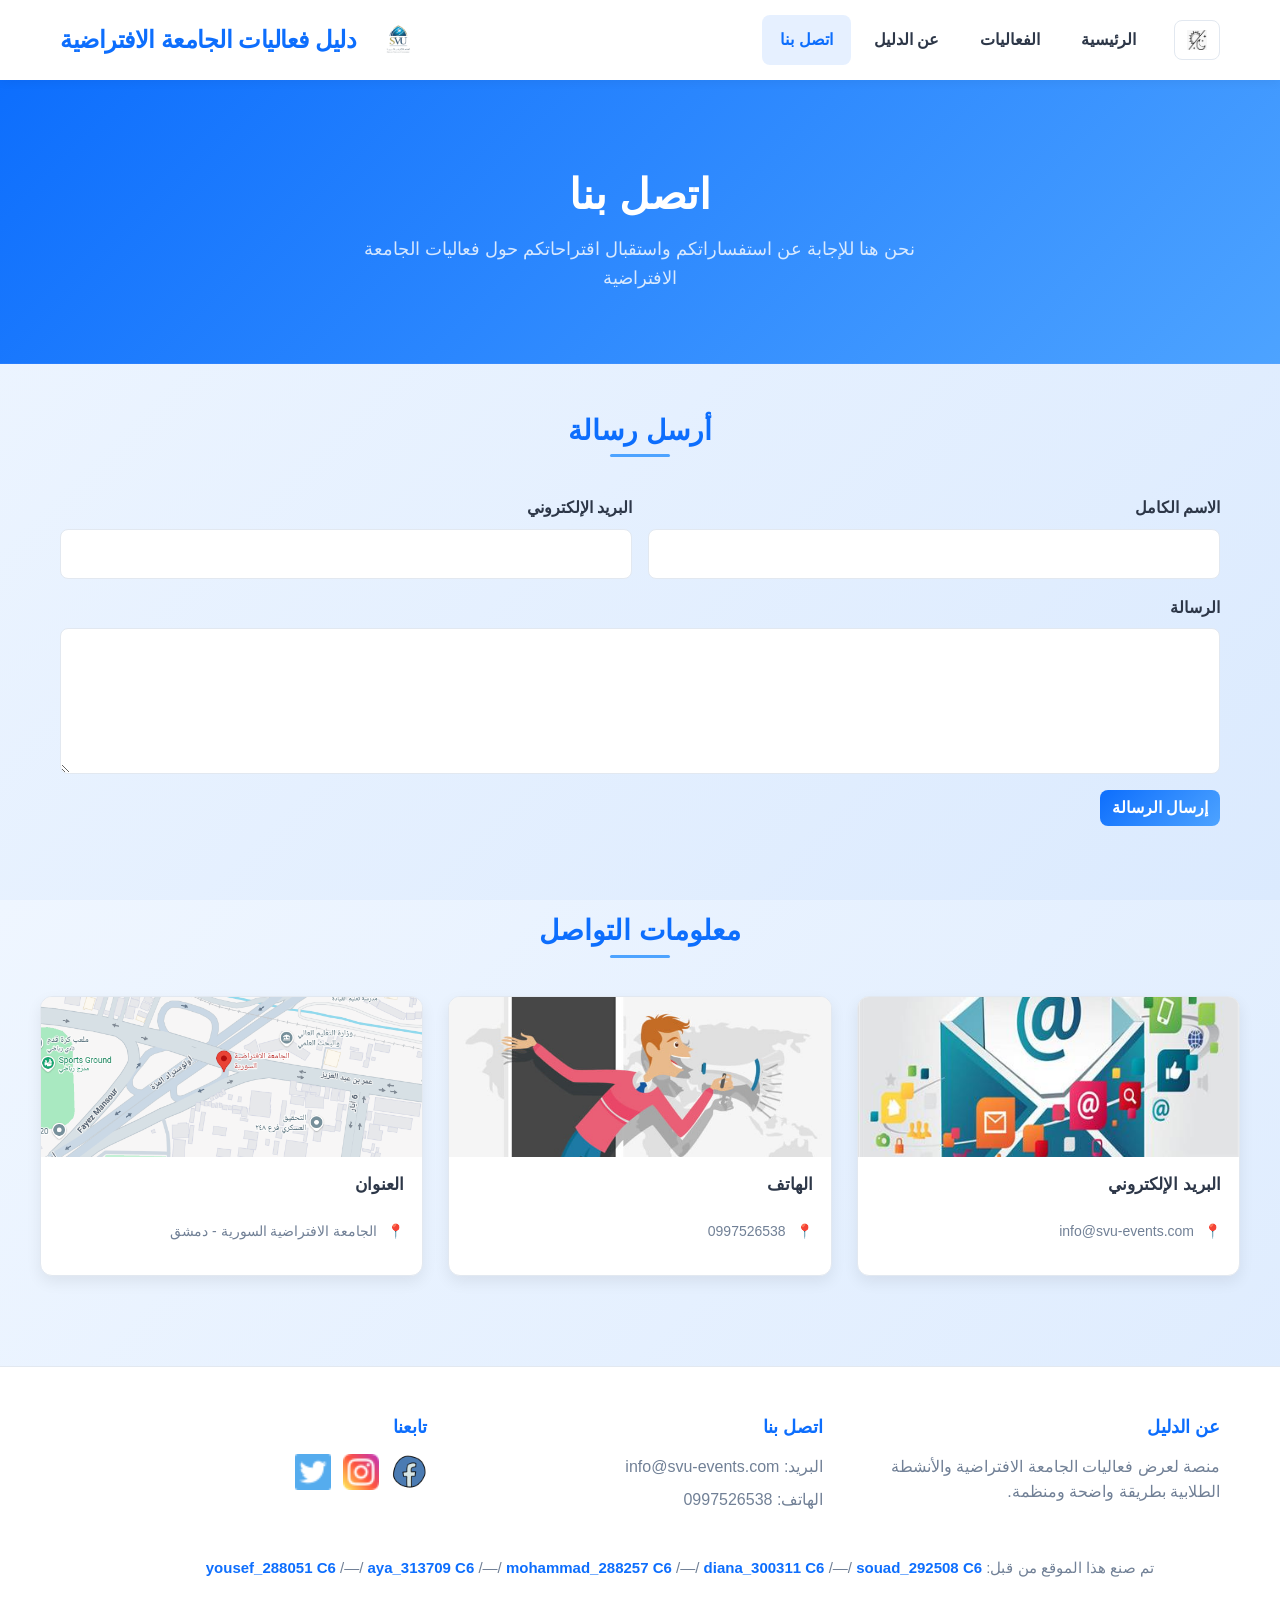
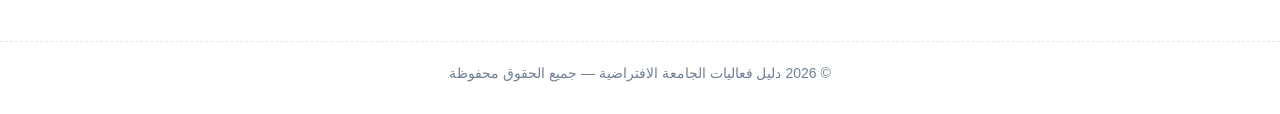
<file: contact.html>
<!DOCTYPE html>
<html lang="ar" dir="rtl">
<head>
    <meta charset="UTF-8">
    <meta name="viewport" content="width=device-width, initial-scale=1.0">
    <title>اتصل بنا - دليل فعاليات الجامعة الافتراضية</title>
    
    <!-- Bootstrap CSS -->
    <link href="https://cdn.jsdelivr.net/npm/bootstrap@5.3.0/dist/css/bootstrap.min.css" rel="stylesheet">
    <link rel="stylesheet" href="assets/css/styles.css" />
</head>
<body>
    <!-- HEADER -->
    <header class="site-header">
        <div class="container header-row">
            <nav class="main-nav" id="mainNav">
                <ul>
                    <li><a href="index.html">الرئيسية</a></li>
                    <li><a href="events.html">الفعاليات</a></li>
                    <li><a href="about.html">عن الدليل</a></li>
                    <li><a class="active" href="contact.html">اتصل بنا</a></li>
                </ul>
            </nav>

            <a class="logo" href="index.html">
                <img src="assets/img/logo.png" alt="شعار الموقع" />
                <span class="site-title">دليل فعاليات الجامعة الافتراضية</span>
            </a>

            <div class="control-buttons">
                <button class="control-btn dark-mode-btn" id="darkModeBtn" title="الوضع المظلم">
                    <img src="assets/img/day-and-night.png" alt="الوضع المظلم" style="width: 20px; height: 20px;" />
                </button>
            </div>
        </div>
    </header>

    <!-- HERO -->
    <section class="hero">
        <div class="container">
            <h1>اتصل بنا</h1>
            <p class="lead">نحن هنا للإجابة عن استفساراتكم واستقبال اقتراحاتكم حول فعاليات الجامعة الافتراضية</p>
        </div>
    </section>

    <!-- CONTACT FORM -->
    <section class="contact-form container mt-5">
        <div class="section-title">
            <h2>أرسل رسالة</h2>
        </div>
        
        <form id="contactForm" class="row g-3">
            <div class="col-md-6">
                <label for="name" class="form-label">الاسم الكامل</label>
                <input type="text" class="form-control" id="name" required>
            </div>

            <div class="col-md-6">
                <label for="email" class="form-label">البريد الإلكتروني</label>
                <input type="email" class="form-control" id="email" required>
            </div>

            <div class="col-12">
                <label for="message" class="form-label">الرسالة</label>
                <textarea class="form-control" id="message" rows="5" required></textarea>
            </div>

            <div class="col-12">
                <button type="submit" class="btn btn-primary">إرسال الرسالة</button>
            </div>
        </form>
    </section>

    <!-- CONTACT INFO -->
    <section class="events container mt-5">
        <div class="section-title">
            <h2>معلومات التواصل</h2>
        </div>
        
        <div class="grid">
            <div class="event-card">
                <img src="assets/img/email.jpg" alt="البريد الإلكتروني" />
                <div class="event-body">
                    <h4>البريد الإلكتروني</h4>
                    <p class="meta">info@svu-events.com</p>
                </div>
            </div>
            
            <div class="event-card">
                <img src="assets/img/cc.jpg" alt="الهاتف" />
                <div class="event-body">
                    <h4>الهاتف</h4>
                    <p class="meta">0997526538</p>
                </div>
            </div>
            
            <div class="event-card">
                <img src="assets/img/svu.png" alt="العنوان" />
                <div class="event-body">
                    <h4>العنوان</h4>
                    <p class="meta">الجامعة الافتراضية السورية - دمشق</p>
                </div>
            </div>
        </div>
    </section>

    <!-- Footer -->
    <footer class="site-footer">
        <div class="container footer-grid">
            <div class="col">
                <h4>عن الدليل</h4>
                <p>منصة لعرض فعاليات الجامعة الافتراضية والأنشطة الطلابية بطريقة واضحة ومنظمة.</p>
            </div>

            <div class="col">
                <h4>اتصل بنا</h4>
                <p>البريد: info@svu-events.com</p>
                <p>الهاتف: 0997526538</p>
            </div>

            <div class="col">
                <h4>تابعنا</h4>
                <div class="socials">
                    <a href="#"><img src="assets/img/social-fb.png" alt="fb" /></a>
                    <a href="#"><img src="assets/img/social-ig.png" alt="ig" /></a>
                    <a href="#"><img src="assets/img/social-tw.png" alt="tw" /></a>
                </div>
            </div>
        </div>

        <div class="made-by container">
            <p>
                تم صنع هذا الموقع من قبل:
                <strong>yousef_288051 C6</strong> /—/
                <strong>aya_313709 C6</strong> /—/
                <strong>mohammad_288257 C6</strong> /—/
                <strong>diana_300311 C6</strong> /—/
                <strong>souad_292508 C6</strong>
            </p>
        </div>

        <div class="copyright">
            © <span id="year"></span> دليل فعاليات الجامعة الافتراضية — جميع الحقوق محفوظة
        </div>
    </footer>

    <!-- Bootstrap JS -->
    <script src="https://cdn.jsdelivr.net/npm/bootstrap@5.3.0/dist/js/bootstrap.bundle.min.js"></script>
    <script src="assets/js/main.js"></script>

    <script>
        document.addEventListener('DOMContentLoaded', function () {
            const yearEl = document.getElementById('year');
            if (yearEl) {
                yearEl.textContent = new Date().getFullYear();
            }
        });
    </script>
</body>
</html>
</file>
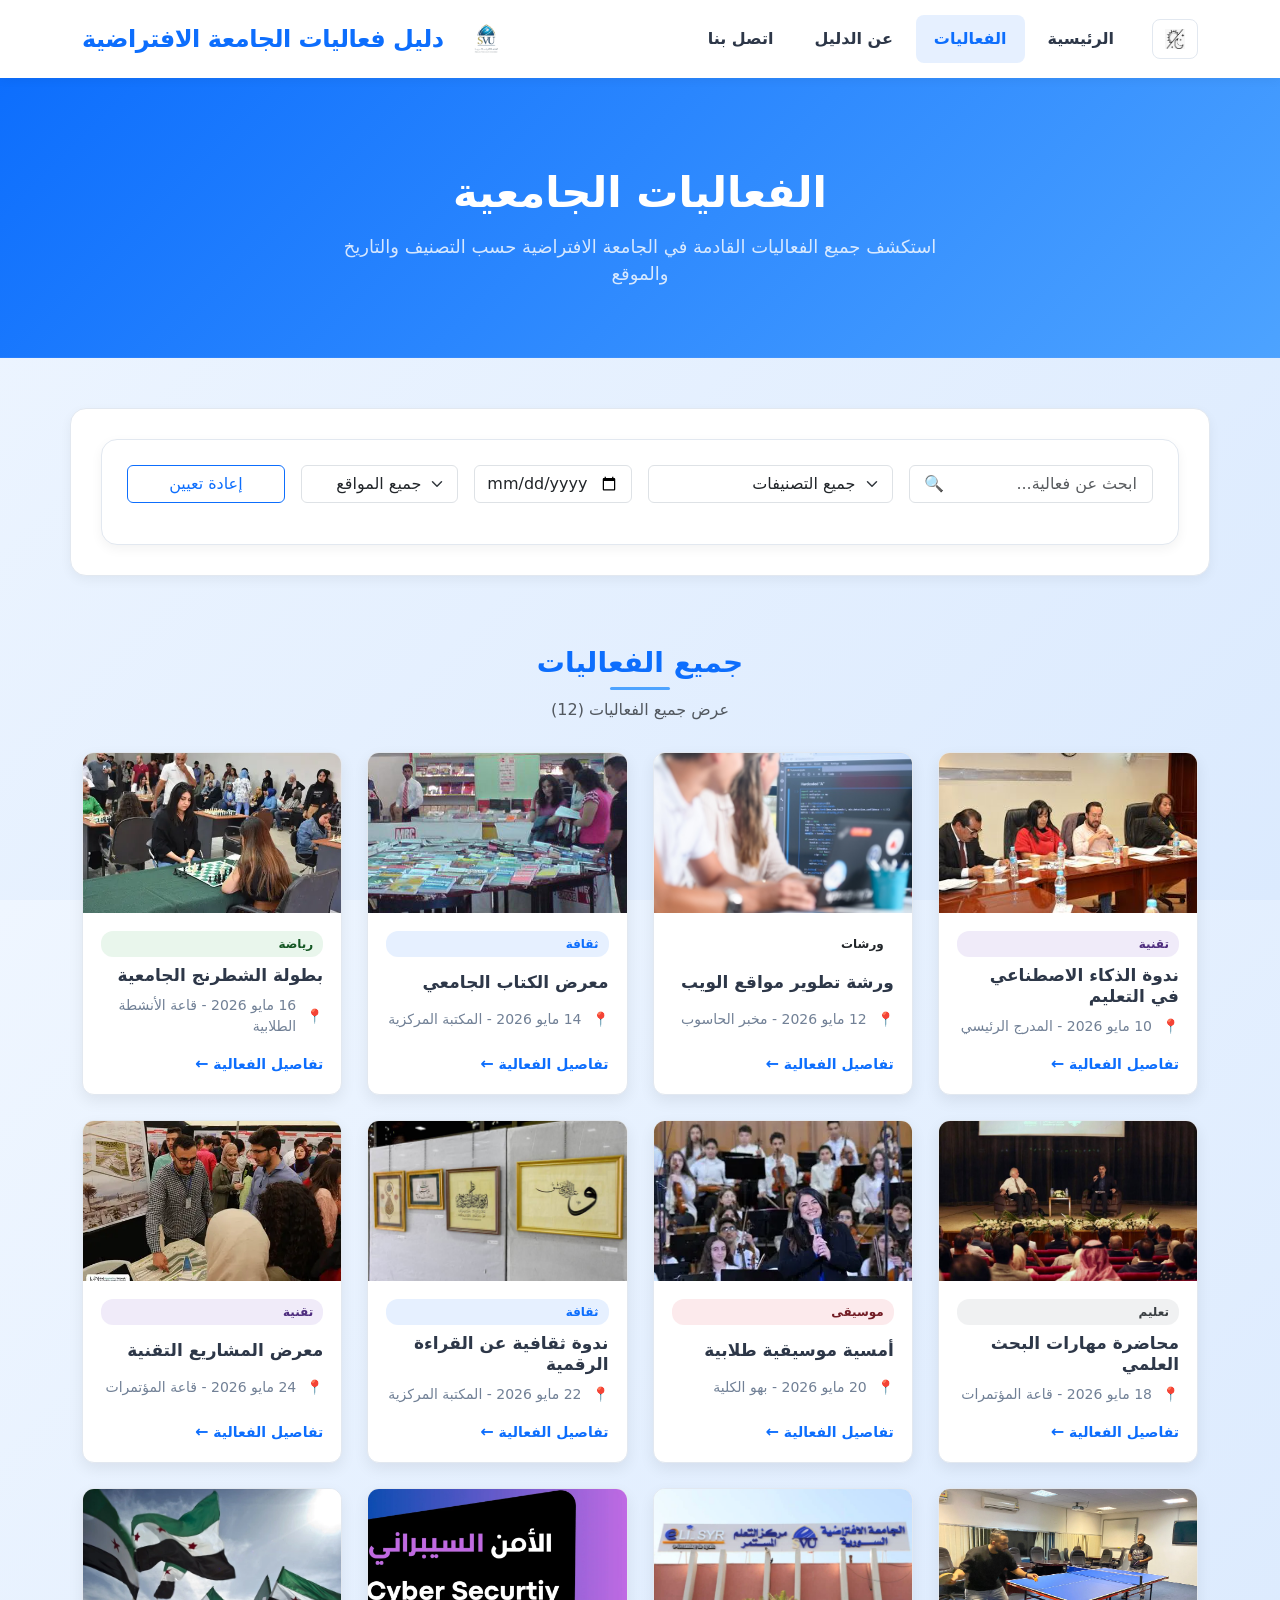
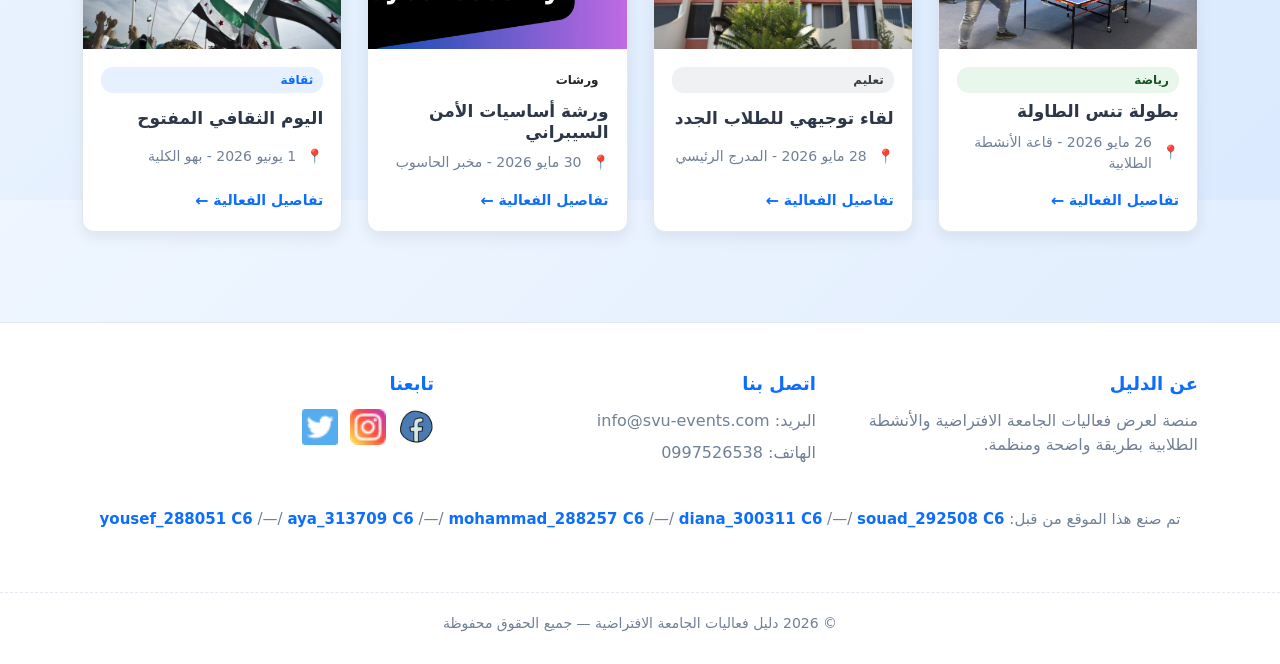
<file: events.html>
<!DOCTYPE html>
<html lang="ar" dir="rtl">
<head>
    <meta charset="UTF-8">
    <meta name="viewport" content="width=device-width, initial-scale=1.0">
    <title>الفعاليات - دليل فعاليات الجامعة الافتراضية</title>
    <link rel="stylesheet" href="assets/css/styles.css" />
    <link href="https://cdn.jsdelivr.net/npm/bootstrap@5.3.0/dist/css/bootstrap.min.css" rel="stylesheet">
</head>
<body>
    <!-- HEADER -->
    <header class="site-header">
        <div class="container header-row">
            <nav class="main-nav" id="mainNav">
                <ul>
                    <li><a href="index.html">الرئيسية</a></li>
                    <li><a class="active" href="events.html">الفعاليات</a></li>
                    <li><a href="about.html">عن الدليل</a></li>
                    <li><a href="contact.html">اتصل بنا</a></li>
                </ul>
            </nav>

            <a class="logo" href="index.html">
                <img src="assets/img/logo.png" alt="شعار الموقع" />
                <span class="site-title">دليل فعاليات الجامعة الافتراضية</span>
            </a>

            <div class="control-buttons">
                <button class="control-btn dark-mode-btn" id="darkModeBtn" title="الوضع المظلم">
                    <img src="assets/img/day-and-night.png" alt="الوضع المظلم" style="width: 20px; height: 20px;" />
                </button>
            </div>
        </div>
    </header>

    <!-- HERO -->
    <section class="hero">
        <div class="container">
            <h1>الفعاليات الجامعية</h1>
            <p class="lead">استكشف جميع الفعاليات القادمة في الجامعة الافتراضية حسب التصنيف والتاريخ والموقع</p>
        </div>
    </section>

    <!-- FILTERS -->
    <section class="filters-section">
        <div class="container">
            <div class="filters-container">
                <div class="row g-3">
                    <div class="col-md-3">
                        <div class="search-box">
                            <input type="text" class="form-control" id="searchInput" placeholder="ابحث عن فعالية...">
                        </div>
                    </div>

                    <div class="col-md-3">
                        <select class="form-select" id="categoryFilter">
                            <option value="">جميع التصنيفات</option>
                            <option value="culture">ثقافة</option>
                            <option value="sports">رياضة</option>
                            <option value="music">موسيقى</option>
                            <option value="workshop">ورشات</option>
                            <option value="technology">تقنية</option>
                            <option value="education">تعليم</option>
                        </select>
                    </div>

                    <div class="col-md-2">
                        <input type="date" class="form-control" id="dateFilter">
                    </div>

                    <div class="col-md-2">
                        <select class="form-select" id="locationFilter">
                            <option value="">جميع المواقع</option>
                            <option value="المدرج الرئيسي">المدرج الرئيسي</option>
                            <option value="مخبر الحاسوب">مخبر الحاسوب</option>
                            <option value="المكتبة المركزية">المكتبة المركزية</option>
                            <option value="قاعة المؤتمرات">قاعة المؤتمرات</option>
                            <option value="قاعة الأنشطة الطلابية">قاعة الأنشطة الطلابية</option>
                            <option value="بهو الكلية">بهو الكلية</option>
                        </select>
                    </div>

                    <div class="col-md-2">
                        <button class="btn btn-outline-primary w-100" id="resetFilters">إعادة تعيين</button>
                    </div>
                </div>

                <div class="row mt-3">
                    <div class="col-12">
                        <div class="active-filters" id="activeFilters"></div>
                    </div>
                </div>
            </div>
        </div>
    </section>

    <!-- EVENTS -->
    <section class="events container">
        <div class="section-title">
            <h2>جميع الفعاليات</h2>
            <p class="text-muted" id="eventsCount">عرض جميع الفعاليات</p>
        </div>

        <div class="grid" id="eventsGrid">
            <article class="event-card" data-category="technology" data-date="2026-05-10" data-location="المدرج الرئيسي">
                <img src="assets/img/event1.jpg" alt="ندوة الذكاء الاصطناعي في التعليم" />
                <div class="event-body">
                    <span class="event-badge technology">تقنية</span>
                    <h4>ندوة الذكاء الاصطناعي في التعليم</h4>
                    <p class="meta">10 مايو 2026 - المدرج الرئيسي</p>
                    <a href="event.html#event1" class="small-link">تفاصيل الفعالية</a>
                </div>
            </article>

            <article class="event-card" data-category="workshop" data-date="2026-05-12" data-location="مخبر الحاسوب">
                <img src="assets/img/event2.jpg" alt="ورشة تطوير مواقع الويب" />
                <div class="event-body">
                    <span class="event-badge workshop">ورشات</span>
                    <h4>ورشة تطوير مواقع الويب</h4>
                    <p class="meta">12 مايو 2026 - مخبر الحاسوب</p>
                    <a href="event.html#event2" class="small-link">تفاصيل الفعالية</a>
                </div>
            </article>

            <article class="event-card" data-category="culture" data-date="2026-05-14" data-location="المكتبة المركزية">
                <img src="assets/img/event3.jpg" alt="معرض الكتاب الجامعي" />
                <div class="event-body">
                    <span class="event-badge culture">ثقافة</span>
                    <h4>معرض الكتاب الجامعي</h4>
                    <p class="meta">14 مايو 2026 - المكتبة المركزية</p>
                    <a href="event.html#event3" class="small-link">تفاصيل الفعالية</a>
                </div>
            </article>

            <article class="event-card" data-category="sports" data-date="2026-05-16" data-location="قاعة الأنشطة الطلابية">
                <img src="assets/img/event4.webp" alt="بطولة الشطرنج الجامعية" />
                <div class="event-body">
                    <span class="event-badge sports">رياضة</span>
                    <h4>بطولة الشطرنج الجامعية</h4>
                    <p class="meta">16 مايو 2026 - قاعة الأنشطة الطلابية</p>
                    <a href="event.html#event4" class="small-link">تفاصيل الفعالية</a>
                </div>
            </article>

            <article class="event-card" data-category="education" data-date="2026-05-18" data-location="قاعة المؤتمرات">
                <img src="assets/img/event5.jpg" alt="محاضرة مهارات البحث العلمي" />
                <div class="event-body">
                    <span class="event-badge education">تعليم</span>
                    <h4>محاضرة مهارات البحث العلمي</h4>
                    <p class="meta">18 مايو 2026 - قاعة المؤتمرات</p>
                    <a href="event.html#event5" class="small-link">تفاصيل الفعالية</a>
                </div>
            </article>

            <article class="event-card" data-category="music" data-date="2026-05-20" data-location="بهو الكلية">
                <img src="assets/img/event6.png" alt="أمسية موسيقية طلابية" />
                <div class="event-body">
                    <span class="event-badge music">موسيقى</span>
                    <h4>أمسية موسيقية طلابية</h4>
                    <p class="meta">20 مايو 2026 - بهو الكلية</p>
                    <a href="event.html#event6" class="small-link">تفاصيل الفعالية</a>
                </div>
            </article>

            <article class="event-card" data-category="culture" data-date="2026-05-22" data-location="المكتبة المركزية">
                <img src="assets/img/event7.jpg" alt="ندوة ثقافية عن القراءة الرقمية" />
                <div class="event-body">
                    <span class="event-badge culture">ثقافة</span>
                    <h4>ندوة ثقافية عن القراءة الرقمية</h4>
                    <p class="meta">22 مايو 2026 - المكتبة المركزية</p>
                    <a href="event.html#event7" class="small-link">تفاصيل الفعالية</a>
                </div>
            </article>

            <article class="event-card" data-category="technology" data-date="2026-05-24" data-location="قاعة المؤتمرات">
                <img src="assets/img/event8.webp" alt="معرض المشاريع التقنية" />
                <div class="event-body">
                    <span class="event-badge technology">تقنية</span>
                    <h4>معرض المشاريع التقنية</h4>
                    <p class="meta">24 مايو 2026 - قاعة المؤتمرات</p>
                    <a href="event.html#event8" class="small-link">تفاصيل الفعالية</a>
                </div>
            </article>

            <article class="event-card" data-category="sports" data-date="2026-05-26" data-location="قاعة الأنشطة الطلابية">
                <img src="assets/img/event9.jpg" alt="بطولة تنس الطاولة" />
                <div class="event-body">
                    <span class="event-badge sports">رياضة</span>
                    <h4>بطولة تنس الطاولة</h4>
                    <p class="meta">26 مايو 2026 - قاعة الأنشطة الطلابية</p>
                    <a href="event.html#event9" class="small-link">تفاصيل الفعالية</a>
                </div>
            </article>

            <article class="event-card" data-category="education" data-date="2026-05-28" data-location="المدرج الرئيسي">
                <img src="assets/img/event10.jpg" alt="لقاء توجيهي للطلاب الجدد" />
                <div class="event-body">
                    <span class="event-badge education">تعليم</span>
                    <h4>لقاء توجيهي للطلاب الجدد</h4>
                    <p class="meta">28 مايو 2026 - المدرج الرئيسي</p>
                    <a href="event.html#event10" class="small-link">تفاصيل الفعالية</a>
                </div>
            </article>

            <article class="event-card" data-category="workshop" data-date="2026-05-30" data-location="مخبر الحاسوب">
                <img src="assets/img/event11.webp" alt="ورشة أساسيات الأمن السيبراني" />
                <div class="event-body">
                    <span class="event-badge workshop">ورشات</span>
                    <h4>ورشة أساسيات الأمن السيبراني</h4>
                    <p class="meta">30 مايو 2026 - مخبر الحاسوب</p>
                    <a href="event.html#event11" class="small-link">تفاصيل الفعالية</a>
                </div>
            </article>

            <article class="event-card" data-category="culture" data-date="2026-06-01" data-location="بهو الكلية">
                <img src="assets/img/event12.png" alt="اليوم الثقافي المفتوح" />
                <div class="event-body">
                    <span class="event-badge culture">ثقافة</span>
                    <h4>اليوم الثقافي المفتوح</h4>
                    <p class="meta">1 يونيو 2026 - بهو الكلية</p>
                    <a href="event.html#event12" class="small-link">تفاصيل الفعالية</a>
                </div>
            </article>
        </div>

        <div id="noResults" class="no-results" style="display: none;">
            <div class="text-center py-5">
                <h4>لا توجد فعاليات تطابق معايير البحث</h4>
                <p class="text-muted">جرب استخدام كلمات مختلفة أو إعادة تعيين الفلاتر</p>
                <button class="btn btn-primary mt-3" id="resetFiltersBtn">إعادة تعيين الفلاتر</button>
            </div>
        </div>
    </section>

    <!-- Footer -->
    <footer class="site-footer">
        <div class="container footer-grid">
            <div class="col">
                <h4>عن الدليل</h4>
                <p>منصة لعرض فعاليات الجامعة الافتراضية والأنشطة الطلابية بطريقة واضحة ومنظمة.</p>
            </div>

            <div class="col">
                <h4>اتصل بنا</h4>
                <p>البريد: info@svu-events.com</p>
                <p>الهاتف: 0997526538</p>
            </div>

            <div class="col">
                <h4>تابعنا</h4>
                <div class="socials">
                    <a href="#"><img src="assets/img/social-fb.png" alt="fb" /></a>
                    <a href="#"><img src="assets/img/social-ig.png" alt="ig" /></a>
                    <a href="#"><img src="assets/img/social-tw.png" alt="tw" /></a>
                </div>
            </div>
        </div>

        <div class="made-by container">
            <p>
                تم صنع هذا الموقع من قبل:
                <strong>yousef_288051 C6</strong> /—/
                <strong>aya_313709 C6</strong> /—/
                <strong>mohammad_288257 C6</strong> /—/
                <strong>diana_300311 C6</strong> /—/
                <strong>souad_292508 C6</strong>
            </p>
        </div>

        <div class="copyright">
            © <span id="year"></span> دليل فعاليات الجامعة الافتراضية — جميع الحقوق محفوظة
        </div>
    </footer>

    <!-- JavaScript -->
    <script src="https://cdn.jsdelivr.net/npm/bootstrap@5.3.0/dist/js/bootstrap.bundle.min.js"></script>
    <script src="assets/js/main.js"></script>

    <script>
        document.addEventListener('DOMContentLoaded', function() {
            const searchInput = document.getElementById('searchInput');
            const categoryFilter = document.getElementById('categoryFilter');
            const dateFilter = document.getElementById('dateFilter');
            const locationFilter = document.getElementById('locationFilter');
            const resetFilters = document.getElementById('resetFilters');
            const resetFiltersBtn = document.getElementById('resetFiltersBtn');
            const eventsGrid = document.getElementById('eventsGrid');
            const eventsCount = document.getElementById('eventsCount');
            const noResults = document.getElementById('noResults');
            const activeFilters = document.getElementById('activeFilters');
            const yearEl = document.getElementById('year');

            if (yearEl) {
                yearEl.textContent = new Date().getFullYear();
            }

            const eventCards = Array.from(eventsGrid.querySelectorAll('.event-card'));

            function updateEventsCount(visibleCount) {
                const totalCount = eventCards.length;
                if (visibleCount === totalCount) {
                    eventsCount.textContent = `عرض جميع الفعاليات (${totalCount})`;
                } else {
                    eventsCount.textContent = `عرض ${visibleCount} من أصل ${totalCount} فعالية`;
                }
            }

            function formatDate(dateString) {
                const date = new Date(dateString);
                return date.toLocaleDateString('ar-EG');
            }

            function updateActiveFilters() {
                const filters = [];

                if (searchInput.value) {
                    filters.push(`بحث: "${searchInput.value}"`);
                }

                if (categoryFilter.value) {
                    const categoryText = categoryFilter.options[categoryFilter.selectedIndex].text;
                    filters.push(`تصنيف: ${categoryText}`);
                }

                if (dateFilter.value) {
                    filters.push(`تاريخ: ${formatDate(dateFilter.value)}`);
                }

                if (locationFilter.value) {
                    const locationText = locationFilter.options[locationFilter.selectedIndex].text;
                    filters.push(`الموقع: ${locationText}`);
                }

                if (filters.length > 0) {
                    activeFilters.innerHTML = `
                        <strong>الفلاتر النشطة:</strong>
                        ${filters.map(filter => `<span class="active-filter">${filter}</span>`).join('')}
                        <button class="btn-remove-filters" onclick="resetAllFilters()">× إزالة الكل</button>
                    `;
                    activeFilters.style.display = 'block';
                } else {
                    activeFilters.style.display = 'none';
                }
            }

            function filterEvents() {
                const searchTerm = searchInput.value.toLowerCase();
                const category = categoryFilter.value;
                const date = dateFilter.value;
                const location = locationFilter.value;

                let visibleCount = 0;

                eventCards.forEach(card => {
                    const title = card.querySelector('h4').textContent.toLowerCase();
                    const meta = card.querySelector('.meta').textContent.toLowerCase();
                    const cardCategory = card.getAttribute('data-category');
                    const cardDate = card.getAttribute('data-date');
                    const cardLocation = card.getAttribute('data-location');

                    let show = true;

                    if (searchTerm && !title.includes(searchTerm) && !meta.includes(searchTerm) && !cardLocation.toLowerCase().includes(searchTerm)) {
                        show = false;
                    }

                    if (category && show && cardCategory !== category) {
                        show = false;
                    }

                    if (date && show && cardDate !== date) {
                        show = false;
                    }

                    if (location && show && cardLocation !== location) {
                        show = false;
                    }

                    if (show) {
                        card.style.display = 'flex';
                        visibleCount++;
                    } else {
                        card.style.display = 'none';
                    }
                });

                if (visibleCount === 0) {
                    noResults.style.display = 'block';
                    eventsGrid.style.display = 'none';
                } else {
                    noResults.style.display = 'none';
                    eventsGrid.style.display = 'grid';
                }

                updateEventsCount(visibleCount);
                updateActiveFilters();
            }

            function resetAllFilters() {
                searchInput.value = '';
                categoryFilter.value = '';
                dateFilter.value = '';
                locationFilter.value = '';
                filterEvents();
            }

            searchInput.addEventListener('input', filterEvents);
            categoryFilter.addEventListener('change', filterEvents);
            dateFilter.addEventListener('change', filterEvents);
            locationFilter.addEventListener('change', filterEvents);
            resetFilters.addEventListener('click', resetAllFilters);

            if (resetFiltersBtn) {
                resetFiltersBtn.addEventListener('click', resetAllFilters);
            }

            window.resetAllFilters = resetAllFilters;
            updateEventsCount(eventCards.length);
        });
    </script>
</body>
</html>
</file>
<file: assets/css/styles.css>
:root{
  --main-color: #0d6efd;
  --secondary-color: #4da3ff;
  --bg: #f8f9fa;
  --section-bg: #ffffff;
  --card-bg: #ffffff;
  --text: #2d3748;
  --muted: #718096;
  --border-color: #e2e8f0;
  --card-radius: 12px;
  --shadow-section: 0 4px 12px rgba(0, 0, 0, 0.05);
  --shadow-card: 0 6px 15px rgba(0, 0, 0, 0.07);
  --section-spacing: 50px;
}

/* Global */
*{box-sizing:border-box;margin:0;padding:0}
html,body{height:100%}
body{
  font-family: "Tajawal", "Open Sans", sans-serif;
  background: linear-gradient(135deg, #eff6ff 0%, #dbeafe 100%);
  color: var(--text);
  line-height: 1.6;
  min-height: 100vh;
  -webkit-font-smoothing: antialiased;
  -webkit-text-size-adjust: 100%;
}

/* Container */
.container{
  width:100%;
  max-width:1200px;
  margin:0 auto;
  padding:0 20px;
}

section {
  margin: var(--section-spacing) 0;
}

/* Header */
.site-header{
  padding: 15px 0;
  background: #fff;
  box-shadow: 0 2px 10px rgba(0,0,0,0.05);
  position: sticky;
  top: 0;
  z-index: 100;
}
.header-row{
  display:flex;
  align-items:center;
  justify-content:space-between;
  gap:20px;
  flex-wrap:nowrap;
}
.main-nav{
  order:1;
  flex:1 1 auto;
}
.logo{
  order:2;
  display:flex;
  align-items:center;
  gap:12px;
  text-decoration:none;
  color:var(--text);
}
.logo img{
  width:60px;
  height:auto;
}
.site-title{
  font-weight:800;
  font-size:24px;
  color:var(--main-color);
  letter-spacing:-0.5px;
}

.main-nav ul{
  display:flex;
  gap:5px;
  align-items:center;
  justify-content:flex-start;
  list-style:none;
  padding-left:0;
  margin:0;
}
.main-nav a{
  color:var(--text);
  text-decoration:none;
  padding:12px 18px;
  border-radius:8px;
  display:inline-block;
  white-space:nowrap;
  font-weight:600;
  transition: all 0.2s ease;
}
.main-nav a:hover{
  color:var(--main-color);
  background: rgba(13, 110, 253, 0.05);
}
.main-nav a.active{
  color:var(--main-color);
  background: rgba(13, 110, 253, 0.1);
  font-weight:700;
}

/* Dark mode button */
.control-buttons{
  display:flex;
  align-items:center;
  gap:10px;
}
.control-btn{
  background: var(--section-bg);
  border: 1px solid var(--border-color);
  border-radius: 8px;
  padding: 8px 12px;
  cursor: pointer;
  transition: all 0.3s ease;
  display:flex;
  align-items:center;
  justify-content:center;
  min-width:40px;
  height:40px;
}
.control-btn:hover{
  background: var(--main-color);
  color: white;
  transform: translateY(-2px);
  box-shadow: 0 4px 12px rgba(13, 110, 253, 0.3);
}

/* Hero */
.hero{
  padding: 70px 0 50px;
  text-align:center;
  background: linear-gradient(135deg, var(--main-color) 0%, var(--secondary-color) 100%);
  color: white;
  margin-top: 0;
  border-bottom: 1px solid rgba(255, 255, 255, 0.1);
}
.hero .container{
  background: transparent;
  box-shadow: none;
  border: none;
  padding: 20px;
}
.hero h1{
  font-size:42px;
  margin-bottom:15px;
  color: white;
  font-weight:800;
}
.hero .lead{
  opacity:.9;
  color: rgba(255, 255, 255, 0.9);
  font-weight:500;
  font-size:18px;
  max-width:600px;
  margin:0 auto;
}

/* Section panels */
section .container{
  background: var(--section-bg);
  border-radius: 16px;
  padding: 30px;
  box-shadow: var(--shadow-section);
  border: 1px solid var(--border-color);
}

/* Titles */
.section-title{
  text-align:center;
  margin-bottom:30px;
}
.section-title h2{
  font-size:28px;
  color: var(--main-color);
  font-weight:800;
  position: relative;
  display:inline-block;
  padding-bottom:10px;
}
.section-title h2:after{
  content:'';
  position:absolute;
  bottom:0;
  left:50%;
  transform:translateX(-50%);
  width:60px;
  height:3px;
  background: var(--secondary-color);
  border-radius:3px;
}

/* Slider */
.slider-wrap{
  display:flex;
  align-items:center;
  gap:15px;
  margin-top:10px;
}
.slider-btn{
  background:white;
  border:1px solid var(--border-color);
  color:var(--main-color);
  padding:12px 16px;
  border-radius:50%;
  cursor:pointer;
  font-weight:bold;
  font-size:18px;
  transition:all 0.2s ease;
  box-shadow:0 3px 8px rgba(0,0,0,0.1);
  width:45px;
  height:45px;
  display:flex;
  align-items:center;
  justify-content:center;
}
.slider-btn:hover{
  background: var(--main-color);
  color:white;
  transform: translateY(-2px);
  box-shadow: 0 5px 12px rgba(13, 110, 253, 0.2);
}
.slider{
  display:flex;
  gap:20px;
  overflow:hidden;
  scroll-behavior:smooth;
  padding:10px 5px;
  width:100%;
}

/* Cards */
.card{
  width:330px;
  background:var(--card-bg);
  border-radius:var(--card-radius);
  overflow:hidden;
  box-shadow:var(--shadow-card);
  flex:0 0 auto;
  border:1px solid var(--border-color);
  display:flex;
  flex-direction:column;
  transition:all 0.3s ease;
}
.card:hover{
  transform: translateY(-8px);
  box-shadow: 0 15px 30px rgba(13, 110, 253, 0.15);
  border-color: var(--secondary-color);
}
.card img{
  width:100%;
  height:180px;
  object-fit:cover;
  display:block;
}
.card-body{
  padding:20px;
  flex:1 1 auto;
  display:flex;
  flex-direction:column;
}
.card-body h3{
  font-size:18px;
  margin:0 0 12px;
  color:var(--text);
  font-weight:700;
}
.card-body .meta{
  font-size:14px;
  color:var(--muted);
  margin-bottom:15px;
  display:flex;
  align-items:center;
  gap:5px;
}
.card-body .meta:before{
  content:"⏰";
  margin-left:5px;
}

.btn-link{
  display:inline-block;
  padding:10px 18px;
  border-radius:8px;
  background:transparent;
  color:var(--main-color);
  text-decoration:none;
  font-size:14px;
  font-weight:700;
  border:2px solid var(--main-color);
  margin-top:auto;
  transition:all 0.2s ease;
  text-align:center;
}
.btn-link:hover{
  background: var(--main-color);
  color:white;
  transform: translateY(-2px);
}

/* Categories */
.categories{
  padding:30px 0;
  text-align:center;
}
.categories .container{
  padding:25px;
  background:transparent;
  box-shadow:none;
  border:none;
}
.categories h3{
  font-size:22px;
  color:var(--main-color);
  margin-bottom:20px;
  font-weight:700;
}
.badges{
  display:flex;
  gap:12px;
  flex-wrap:wrap;
  justify-content:center;
}
.badge{
  background: rgba(13, 110, 253, 0.08);
  border: 2px solid rgba(13, 110, 253, 0.15);
  padding:10px 20px;
  border-radius:30px;
  cursor:pointer;
  color:var(--text);
  font-weight:600;
  transition:all 0.2s ease;
  font-size:15px;
}
.badge:hover,
.badge.active{
  background: var(--main-color);
  color:white;
  border-color: var(--main-color);
  transform: translateY(-2px);
}

/* Events */
.events{
  padding:40px 0;
}
.grid{
  display:grid;
  grid-template-columns:repeat(auto-fit,minmax(250px,1fr));
  gap:25px;
}
.event-card{
  background:var(--card-bg);
  border-radius:12px;
  overflow:hidden;
  box-shadow:var(--shadow-card);
  border:1px solid var(--border-color);
  display:flex;
  flex-direction:column;
  min-height:280px;
  transition:all 0.3s ease;
}
.event-card:hover{
  transform: translateY(-5px);
  box-shadow: 0 12px 25px rgba(13, 110, 253, 0.15);
  border-color: var(--secondary-color);
}
.event-card img{
  width:100%;
  height:160px;
  object-fit:cover;
  display:block;
}
.event-body{
  padding:18px;
  display:flex;
  flex-direction:column;
  justify-content:space-between;
  flex:1;
}
.event-body h4{
  margin:0 0 10px;
  color:var(--text);
  font-weight:700;
  font-size:17px;
}
.event-body .meta{
  color:var(--muted);
  font-size:14px;
  margin-bottom:15px;
  display:flex;
  align-items:center;
  gap:5px;
}
.event-body .meta:before{
  content:"📍";
  margin-left:5px;
}
.small-link{
  font-size:14px;
  color:var(--main-color);
  text-decoration:none;
  font-weight:700;
  align-self:flex-start;
  transition:all 0.2s ease;
  display:inline-flex;
  align-items:center;
  gap:5px;
}
.small-link:hover{
  color:var(--secondary-color);
  gap:8px;
}
.small-link:after{
  content:"←";
  font-size:16px;
}

/* Footer */
.site-footer{
  padding:50px 0 20px;
  border-top:1px solid var(--border-color);
  margin-top:50px;
  background:#fff;
}
.footer-grid{
  display:flex;
  gap:30px;
  flex-wrap:wrap;
  justify-content:space-between;
}
.col{
  flex:1;
  min-width:220px;
  color:var(--muted);
}
.col h4{
  color:var(--main-color);
  margin-bottom:15px;
  font-size:18px;
  font-weight:700;
}
.col p{
  margin-bottom:8px;
}
.socials{
  display:flex;
  gap:12px;
}
.socials a{
  display:inline-block;
  transition:transform 0.2s ease;
}
.socials a:hover{
  transform: translateY(-3px);
}
.socials img{
  width:36px;
  height:36px;
}
.made-by{
  padding:15px 0;
  text-align:center;
  color:var(--muted);
  font-size:15px;
  margin:20px 0;
}
.made-by strong{
  color:var(--main-color);
}
.copyright{
  text-align:center;
  padding:20px 0 10px;
  color:var(--muted);
  border-top:1px dashed var(--border-color);
  margin-top:30px;
  font-size:14px;
}

/* Event detail page */
.detail{
  background-repeat:no-repeat;
  background-size:cover;
  background-position:center;
  display:flex;
  flex-wrap:wrap;
  justify-content:space-between;
  align-items:flex-start;
  gap:30px;
  padding:40px 20px;
  margin:30px 0;
  position:relative;
  min-height:100vh;
  border-radius:16px;
  box-shadow:var(--shadow-section);
  border:1px solid var(--border-color);
}
.detail::before{
  content:'';
  position:absolute;
  inset:0;
  background: rgba(255, 255, 255, 0.85);
  z-index:1;
  border-radius:16px;
}
.detail > *{
  position:relative;
  z-index:2;
}
.detail .text{
  flex:1 1 600px;
  background:var(--section-bg);
  padding:30px;
  border-radius:var(--card-radius);
  box-shadow:var(--shadow-card);
}
.detail .img{
  flex:1 1 400px;
  display:flex;
  flex-direction:column;
  gap:20px;
  align-items:center;
}
.detail .img img{
  max-width:100%;
  height:auto;
  border-radius:var(--card-radius);
  box-shadow:var(--shadow-card);
  border:1px solid var(--border-color);
}
.detail .text h1{
  font-size:2.2rem;
  margin-bottom:15px;
  color:var(--main-color);
  border-bottom:2px solid var(--secondary-color);
  padding-bottom:10px;
}
.detail .text h2{
  font-size:1.8rem;
  margin:25px 0 15px;
  color:var(--main-color);
}
.detail .text h4{
  font-size:1.2rem;
  margin:10px 0;
  color:var(--text);
}
.detail .text p{
  margin-bottom:15px;
  font-size:1.1rem;
  line-height:1.7;
}
.detail .text .meta{
  color:var(--muted);
  font-size:14px;
  margin-bottom:15px;
  display:flex;
  align-items:center;
  gap:5px;
}
.detail .text .meta:before{
  content:"📍";
  margin-left:5px;
}
.detail .badges{
  display:flex;
  gap:15px;
  margin:20px 0;
}
.detail .badge{
  background-color:var(--main-color);
  color:white;
  border:none;
  padding:10px 20px;
  border-radius:5px;
  cursor:pointer;
  font-size:1rem;
  transition:background-color 0.3s;
  font-weight:600;
}
.detail .badge:hover{
  background-color:var(--secondary-color);
}
.detail .grid{
  display:grid;
  grid-template-columns:repeat(auto-fit,minmax(250px,1fr));
  gap:25px;
  margin-top:20px;
}

/* About page */
.about-page{
  font-family: Arial, sans-serif, Helvetica, 'Times New Roman', Times, serif;
  background:#f8f9fa;
  color:#3b3b3b;
  min-height:100vh;
}
.about-page section{
  max-width:1000px;
  margin:40px auto;
  padding:0 20px;
}
.about-page section h2,
.about-page section h3,
.about-page section h4{
  margin-bottom:15px;
  color:#222;
}
.about-guide{
  display:grid;
  grid-template-columns:1fr 2fr;
  gap:30px;
  align-items:center;
  background:white;
  padding:40px;
  border-radius:15px;
  box-shadow:0 4px 20px rgba(0, 0, 0, 0.1);
  margin:30px 0;
}
.about-guide img{
  width:100%;
  border-radius:85px;
  box-shadow:0 2px 6px rgba(0, 0, 0, 0.1);
}
.about-cards{
  display:grid;
  grid-template-columns:repeat(auto-fit, minmax(280px, 1fr));
  gap:25px;
  margin:30px 0;
}
.about-card{
  border:1px solid #e0e0e0;
  border-radius:12px;
  padding:25px;
  background:white;
  box-shadow:0 2px 10px rgba(0, 0, 0, 0.05);
  transition:transform 0.3s ease, box-shadow 0.3s ease;
  border-right:4px solid var(--main-color);
}
.about-card:hover{
  transform: translateY(-2px);
  box-shadow:0 4px 20px rgba(0, 0, 0, 0.1);
}
.about-team{
  display:grid;
  grid-template-columns:repeat(auto-fit, minmax(200px, 1fr));
  gap:25px;
  text-align:center;
  margin:30px 0;
  background:white;
  padding:30px;
  border-radius:15px;
  box-shadow:0 4px 20px rgba(0, 0, 0, 0.1);
}
.about-team img{
  width:100px;
  height:100px;
  border-radius:50%;
  object-fit:cover;
  margin-bottom:10px;
}
.about-page ul.guidelines{
  list-style:disc inside;
  line-height:1.6;
}
.about-cta{
  text-align:center;
  padding:40px;
  background: linear-gradient(135deg, var(--main-color), #667eea);
  color:white;
  border-radius:15px;
  margin:40px 0;
  box-shadow:0 4px 20px rgba(0, 0, 0, 0.1);
}

/* Forms */
.btn{
  border-radius:8px;
  font-weight:600;
  transition:all 0.3s ease;
  border:none;
}
.btn-primary{
  background: linear-gradient(135deg, var(--main-color), var(--secondary-color));
  color:white;
}
.btn-primary:hover{
  background: linear-gradient(135deg, var(--secondary-color), var(--main-color));
  transform: translateY(-2px);
  box-shadow:0 8px 20px rgba(13, 110, 253, 0.3);
}
.btn-outline-primary{
  border:2px solid var(--main-color);
  color:var(--main-color);
  background:transparent;
}
.btn-outline-primary:hover{
  background:var(--main-color);
  color:white;
  transform: translateY(-2px);
}
.form-control, .form-select{
  border-radius:8px;
  border:1px solid var(--border-color);
  padding:12px 15px;
  font-size:16px;
  transition:all 0.3s ease;
  background:var(--card-bg);
}
.form-control:focus, .form-select:focus{
  border-color:var(--main-color);
  box-shadow:0 0 0 0.2rem rgba(13, 110, 253, 0.25);
  background:var(--section-bg);
}
.form-label{
  font-weight:600;
  color:var(--text);
  margin-bottom:8px;
}

/* Filters */
.filters-section{
  margin:30px 0;
}
.filters-container{
  background:var(--section-bg);
  border-radius:16px;
  padding:25px;
  box-shadow:var(--shadow-section);
  border:1px solid var(--border-color);
}
.search-box{
  position:relative;
}
.search-box:before{
  content:"🔍";
  position:absolute;
  left:15px;
  top:50%;
  transform:translateY(-50%);
  color:var(--muted);
}
.search-box input{
  padding-right:15px;
  padding-left:45px;
}
.active-filters{
  display:none;
  background: rgba(13, 110, 253, 0.05);
  border-radius:8px;
  padding:12px 15px;
  border-right:3px solid var(--main-color);
}
.active-filter{
  background:var(--main-color);
  color:white;
  padding:4px 10px;
  border-radius:20px;
  font-size:13px;
  margin-left:8px;
  display:inline-block;
}
.btn-remove-filters{
  background:none;
  border:none;
  color:#dc3545;
  font-size:13px;
  cursor:pointer;
  margin-right:10px;
  text-decoration:underline;
}
.no-results{
  background:var(--section-bg);
  border-radius:16px;
  padding:40px;
  box-shadow:var(--shadow-section);
  border:1px solid var(--border-color);
}
.event-badge{
  display:inline-block;
  padding:4px 10px;
  border-radius:12px;
  font-size:12px;
  font-weight:600;
  margin-bottom:8px;
}
.event-badge.culture{ background: rgba(13, 110, 253, 0.1); color: var(--main-color); }
.event-badge.music{ background: rgba(220, 53, 69, 0.1); color: #721c24; }
.event-badge.sports{ background: rgba(40, 167, 69, 0.1); color: #155724; }
.event-badge.education{ background: rgba(108, 117, 125, 0.1); color: #383d41; }
.event-badge.technology{ background: rgba(111, 66, 193, 0.1); color: #4e2d7e; }

/* Dark mode */
[data-theme="dark"] {
  --bg-color: #1a1a1a;
  --text-color: #ffffff;
  --section-bg: #2d2d2d;
  --border-color: #404040;
  --muted: #e0e0e0;
  --shadow-section: 0 4px 20px rgba(0, 0, 0, 0.3);
}
[data-theme="dark"] body{
  background: linear-gradient(135deg, #0f172a 0%, #1e293b 100%);
  color: var(--text-color);
}
[data-theme="dark"] .site-header,
[data-theme="dark"] .site-footer,
[data-theme="dark"] .card,
[data-theme="dark"] .event-card,
[data-theme="dark"] .filters-container,
[data-theme="dark"] .detail,
[data-theme="dark"] .about-guide,
[data-theme="dark"] .about-cards,
[data-theme="dark"] .about-team,
[data-theme="dark"] .about-cta{
  background: var(--section-bg);
  border:1px solid var(--border-color);
}
[data-theme="dark"] .hero{
  background: linear-gradient(135deg, var(--section-bg) 0%, var(--bg-color) 100%);
}
[data-theme="dark"] h1,
[data-theme="dark"] h2,
[data-theme="dark"] h3,
[data-theme="dark"] h4,
[data-theme="dark"] h5,
[data-theme="dark"] h6{
  color:#60a5fa !important;
}
[data-theme="dark"] a{
  color:#3b82f6 !important;
}
[data-theme="dark"] .lead,
[data-theme="dark"] .card-text,
[data-theme="dark"] p{
  color:#c0c0c0 !important;
}
[data-theme="dark"] .form-control,
[data-theme="dark"] .form-label{
  background:var(--section-bg);
  border:1px solid var(--border-color);
  color:white !important;
}
[data-theme="dark"] .form-control:focus{
  background:var(--section-bg);
  border-color:var(--main-color);
  color:white !important;
}
[data-theme="dark"] .form-control::placeholder{
  color:#cccccc !important;
}

/* Accessibility */
.main-nav a:focus,
.btn-link:focus{
  outline:2px dashed var(--main-color);
  outline-offset:4px;
}

/* Responsive */
@media (max-width: 992px){
  .logo img{width:52px}
  .site-title{font-size:20px}
  .card img{height:160px}
  .hero h1{font-size:32px}
  .hero .lead{font-size:16px}
  .section-title h2{font-size:24px}
  .grid{grid-template-columns:repeat(auto-fit, minmax(220px, 1fr)); gap:20px}
  .about-guide{
    grid-template-columns:1fr;
    padding:30px;
    gap:20px;
  }
  .about-cards{
    grid-template-columns:repeat(auto-fit, minmax(250px, 1fr));
    gap:20px;
  }
  .about-team{
    grid-template-columns:repeat(auto-fit, minmax(150px, 1fr));
    gap:20px;
    padding:25px;
  }
}

@media (max-width: 768px){
  .control-buttons{gap:5px}
  .control-btn{
    min-width:35px;
    height:35px;
    padding:6px 8px;
  }

  .detail{
    flex-direction:column;
    padding:20px 10px;
  }
  .detail .text,
  .detail .img{
    flex:1 1 100%;
    width:100%;
  }
  .detail .text h1{font-size:1.8rem}
  .detail .text h2{font-size:1.5rem}
  .detail .badges{
    flex-direction:column;
    align-items:center;
  }
  .detail .badge{
    width:100%;
    max-width:250px;
  }

  .about-guide{
    padding:20px;
    margin:20px 0;
  }
  .about-guide img{border-radius:50px}
  .about-cards{
    grid-template-columns:1fr;
    gap:15px;
  }
  .about-card{padding:20px}
  .about-team{
    grid-template-columns:repeat(auto-fit, minmax(120px, 1fr));
    gap:15px;
    padding:20px;
  }
  .about-team img{
    width:80px;
    height:80px;
  }
  .about-cta{
    padding:30px 20px;
    margin:30px 0;
  }

  .filters-container{padding:20px}
  .active-filter{
    display:block;
    margin:5px 0;
  }

  .header-row{
    flex-wrap:wrap;
    align-items:center;
    justify-content:center;
    gap:15px;
  }
  .logo{
    order:1;
    width:auto;
    margin-bottom:5px;
  }
  .main-nav{
    order:2;
    width:100%;
    margin-top:10px;
  }
  .main-nav ul{
    display:flex;
    flex-wrap:wrap;
    justify-content:center;
    gap:5px;
    padding:0;
  }
  .main-nav a{
    padding:8px 12px;
    font-size:14px;
  }
  .slider{
    overflow-x:auto;
    padding-bottom:10px;
    -webkit-overflow-scrolling:touch;
    scrollbar-width:none;
  }
  .slider::-webkit-scrollbar{display:none}
  .slider-btn{display:none}
  .event-card{min-height:240px}
  .event-card img{height:140px}
  .event-body{padding:15px}
  .event-body h4{font-size:16px}
  .event-body .meta{font-size:13px}
  .hero{padding:50px 0 40px}
  .footer-grid{
    flex-direction:column;
    gap:25px;
  }
  section .container{padding:25px 20px}
}

@media (max-width: 480px){
  .about-guide{padding:15px}
  .about-card{padding:15px}
  .about-team{padding:15px}
  .about-cta{padding:25px 15px}
}
</file>
